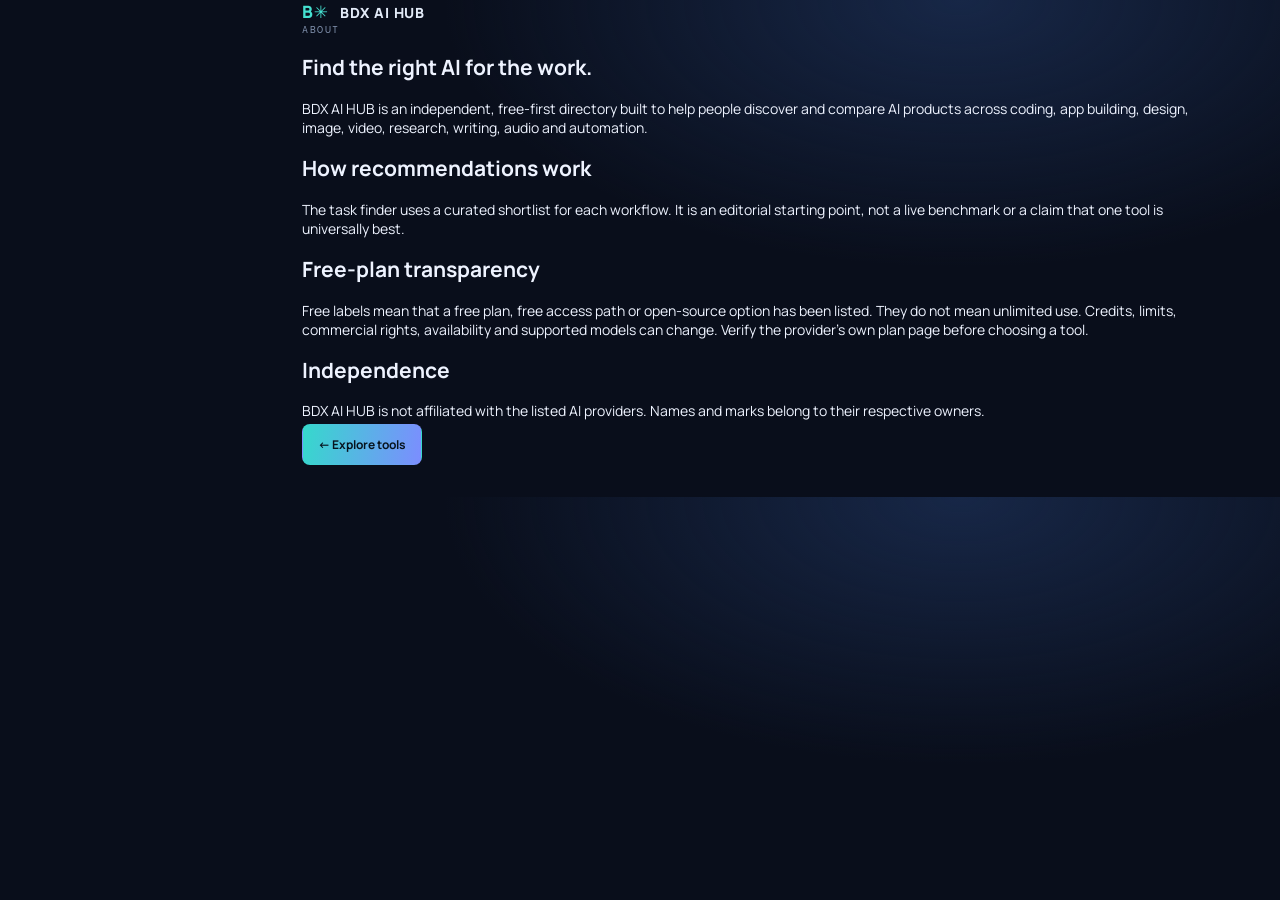
<file: about.html>
<!doctype html>
<html lang="en"><head><meta charset="utf-8"><meta name="viewport" content="width=device-width,initial-scale=1"><meta name="theme-color" content="#0b1020"><meta name="description" content="About the BDX AI HUB directory."><title>About — BDX AI HUB</title><link rel="icon" href="assets/icon.svg" type="image/svg+xml"><link rel="stylesheet" href="styles.css"></head>
<body><main class="main-content document-shell"><a class="footer-brand" href="index.html"><span class="footer-mark">B✳</span> BDX AI HUB</a><section class="document-view"><div class="section-kicker">ABOUT</div><h1 class="document-heading">Find the right AI for the work.</h1><p class="document-copy">BDX AI HUB is an independent, free-first directory built to help people discover and compare AI products across coding, app building, design, image, video, research, writing, audio and automation.</p><h2>How recommendations work</h2><p class="document-copy">The task finder uses a curated shortlist for each workflow. It is an editorial starting point, not a live benchmark or a claim that one tool is universally best.</p><h2>Free-plan transparency</h2><p class="document-copy">Free labels mean that a free plan, free access path or open-source option has been listed. They do not mean unlimited use. Credits, limits, commercial rights, availability and supported models can change. Verify the provider’s own plan page before choosing a tool.</p><h2>Independence</h2><p class="document-copy">BDX AI HUB is not affiliated with the listed AI providers. Names and marks belong to their respective owners.</p><p class="document-back"><a class="button button-primary" href="index.html">← Explore tools</a></p></section></main></body></html>
</file>
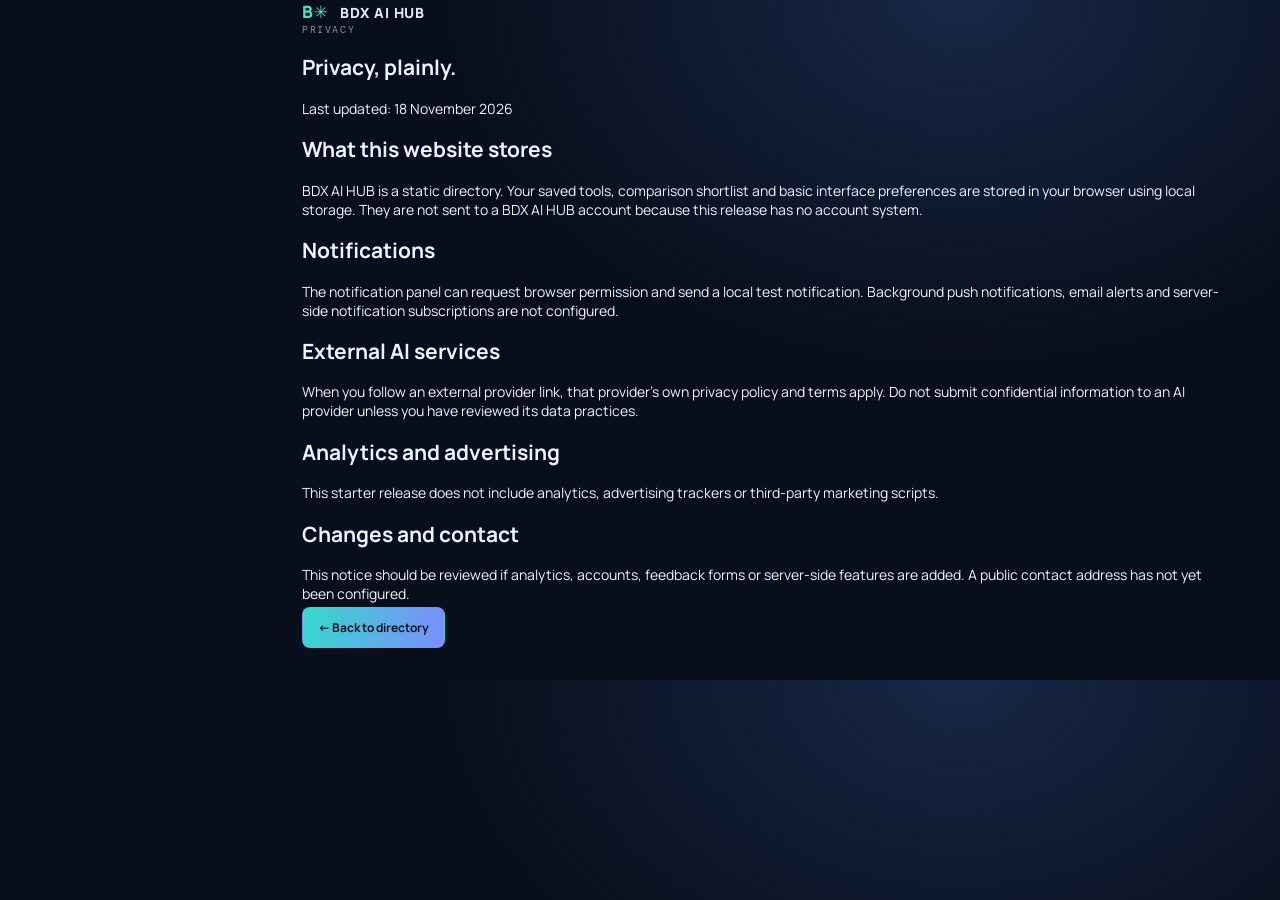
<file: privacy.html>
<!doctype html>
<html lang="en"><head><meta charset="utf-8"><meta name="viewport" content="width=device-width,initial-scale=1"><meta name="theme-color" content="#0b1020"><meta name="description" content="Privacy information for BDX AI HUB."><title>Privacy — BDX AI HUB</title><link rel="icon" href="assets/icon.svg" type="image/svg+xml"><link rel="stylesheet" href="styles.css"></head>
<body><main class="main-content document-shell"><a class="footer-brand" href="index.html"><span class="footer-mark">B✳</span> BDX AI HUB</a><section class="document-view"><div class="section-kicker">PRIVACY</div><h1 class="document-heading">Privacy, plainly.</h1><p class="document-muted">Last updated: 18 November 2026</p><h2>What this website stores</h2><p class="document-copy">BDX AI HUB is a static directory. Your saved tools, comparison shortlist and basic interface preferences are stored in your browser using local storage. They are not sent to a BDX AI HUB account because this release has no account system.</p><h2>Notifications</h2><p class="document-copy">The notification panel can request browser permission and send a local test notification. Background push notifications, email alerts and server-side notification subscriptions are not configured.</p><h2>External AI services</h2><p class="document-copy">When you follow an external provider link, that provider’s own privacy policy and terms apply. Do not submit confidential information to an AI provider unless you have reviewed its data practices.</p><h2>Analytics and advertising</h2><p class="document-copy">This starter release does not include analytics, advertising trackers or third-party marketing scripts.</p><h2>Changes and contact</h2><p class="document-copy">This notice should be reviewed if analytics, accounts, feedback forms or server-side features are added. A public contact address has not yet been configured.</p><p class="document-back"><a class="button button-primary" href="index.html">← Back to directory</a></p></section></main></body></html>
</file>
<file: styles.css>
@import url('https://fonts.googleapis.com/css2?family=DM+Mono:wght@400;500&family=Manrope:wght@400;500;600;700;800&display=swap');
:root{--bg:#090e1b;--panel:#10182a;--panel2:#141f34;--line:#243149;--text:#eef3ff;--muted:#9ba9c2;--cyan:#45e0d0;--violet:#9a82ff;--green:#8de3b1;--shadow:0 20px 60px #0005}*{box-sizing:border-box}html{scroll-behavior:smooth}body{margin:0;background:radial-gradient(ellipse at 75% 0%,#172747 0,transparent 38%),var(--bg);color:var(--text);font-family:Manrope,system-ui,sans-serif;font-size:14px}button,input,select{font:inherit}button,a{ -webkit-tap-highlight-color:transparent}a{color:inherit;text-decoration:none}.skip-link{position:absolute;left:-999px}.skip-link:focus{left:1rem;top:1rem;z-index:9;background:#fff;color:#000;padding:1rem}.app-shell{min-height:100vh}.sidebar{position:fixed;inset:0 auto 0 0;width:250px;background:#0c1322;border-right:1px solid var(--line);padding:27px 19px;display:flex;flex-direction:column;z-index:5}.brand{display:flex;gap:12px;align-items:center;margin:2px 0 42px 5px}.brand-mark{width:38px;height:38px;border-radius:12px;background:linear-gradient(135deg,#1a3547,#27244c);display:grid;place-items:center;font-weight:800;font-size:23px;color:var(--cyan);position:relative}.brand-mark i{position:absolute;width:7px;height:7px;border-radius:50%;background:var(--violet);right:5px;top:5px}.brand-copy strong{font-size:16px;letter-spacing:.04em}.brand-copy em{font-style:normal;color:var(--cyan)}.brand-copy small{display:block;color:#75849e;font:9px 'DM Mono';letter-spacing:.15em;margin-top:4px}.sidebar-label,.section-kicker,.dialog-kicker{font:10px 'DM Mono';letter-spacing:.16em;color:#8191ad}.sidebar-label{padding:0 9px 12px}.primary-nav,.category-nav{display:grid;gap:5px}.nav-link,.category-link{background:none;border:0;color:#aebbd0;text-align:left;border-radius:9px;padding:11px 10px;display:flex;align-items:center;gap:12px;cursor:pointer}.nav-link:hover,.category-link:hover,.nav-link.active,.category-link.active{background:#19263a;color:#f4f7ff}.nav-link.active{box-shadow:inset 2px 0 var(--cyan)}.nav-icon{font-size:18px;width:20px;text-align:center;color:var(--cyan)}.nav-count{margin-left:auto;color:#71819c;font:10px 'DM Mono'}.sidebar-divider{height:1px;background:var(--line);margin:23px 0}.sidebar-heading-row{display:flex;justify-content:space-between}.tiny-muted{font:10px 'DM Mono';color:#71819c;padding-right:8px}.category-link{font-size:12px;padding:8px 10px}.category-link .cat-dot{width:6px;height:6px;border-radius:50%;background:var(--violet)}.sidebar-spacer{flex:1}.sidebar-note{padding:14px;background:linear-gradient(135deg,#17283b,#1a1b39);border:1px solid #293954;border-radius:12px}.note-spark{color:var(--cyan);font-size:18px}.sidebar-note strong{display:block;margin:7px 0 4px;font-size:12px}.sidebar-note p{margin:0;color:var(--muted);font-size:11px;line-height:1.6}.sidebar-footer{font:9px 'DM Mono';color:#7d8da7;letter-spacing:.1em;margin:20px 4px 0}.status-dot,.eyebrow-dot{display:inline-block;width:7px;height:7px;border-radius:50%;background:#65dba5;box-shadow:0 0 12px #65dba5;margin-right:6px}.version-tag{float:right}.main-content{margin-left:250px;max-width:1700px;padding:0 52px 30px}.topbar{height:82px;border-bottom:1px solid #263149;display:flex;align-items:center;justify-content:space-between}.breadcrumbs{color:#71819c;font:11px 'DM Mono';letter-spacing:.08em}.breadcrumbs b{padding:0 10px;color:#46536a}.breadcrumbs strong{color:#dce5f7;font-weight:500}.topbar-actions{display:flex;align-items:center;gap:12px}.search-box{width:min(340px,35vw);height:40px;border:1px solid #293851;background:#111a2b;border-radius:9px;display:flex;align-items:center;padding:0 11px;gap:9px;color:#8192ad}.search-box input{min-width:0;flex:1;border:0;outline:0;background:none;color:var(--text);font-size:12px}.search-box kbd{font:9px 'DM Mono';border:1px solid #39465d;padding:3px 5px;border-radius:4px}.icon-button,.avatar-button{width:38px;height:38px;border:1px solid #2a3951;background:#121c2e;color:#cbd6e8;border-radius:9px;cursor:pointer}.avatar-button{background:#21344a;color:var(--cyan);font-weight:800}.view{display:none}.view.active{display:block}.hero-section{position:relative;min-height:340px;padding:55px 0 38px;display:flex;align-items:center;justify-content:space-between;overflow:hidden}.hero-copy{max-width:610px;position:relative;z-index:1}.eyebrow{font:9px 'DM Mono';letter-spacing:.16em;color:#9ba9c2;display:flex;align-items:center;gap:8px}.eyebrow-line{height:1px;width:34px;background:#45536b}.eyebrow-date{color:#647590}.hero-section h1,.page-heading h1{font-size:clamp(38px,5vw,62px);line-height:1.08;letter-spacing:-.055em;margin:20px 0 15px;font-weight:800}.hero-section h1 span,.page-heading h1 span{background:linear-gradient(90deg,var(--cyan),#a9a1ff);color:transparent;background-clip:text}.hero-description{color:#a8b5ca;line-height:1.8;max-width:520px;font-size:14px}.hero-buttons{display:flex;gap:11px;margin-top:23px}.button{border:1px solid transparent;border-radius:8px;padding:11px 15px;cursor:pointer;font-weight:700;font-size:12px;transition:.18s}.button:hover{transform:translateY(-1px);filter:brightness(1.12)}.button-primary{background:linear-gradient(100deg,#35d9cc,#7c8dff);color:#07131e}.button-quiet,.button-secondary{background:#162237;border-color:#30415c;color:#e0e8f8}.hero-footnote{font:9px 'DM Mono';color:#8291a9;margin-top:22px;letter-spacing:.03em}.mini-check{color:var(--green);margin-right:5px}.footnote-separator{padding:0 8px;color:#4e5d75}.hero-art{width:310px;height:260px;position:relative;margin-right:5%;display:grid;place-items:center}.orbit{position:absolute;border:1px solid #30435e;border-radius:50%;transform:rotate(-22deg)}.orbit-one{width:260px;height:140px}.orbit-two{width:220px;height:220px;border-color:#283958}.hub-core{width:132px;height:132px;border-radius:38px;background:linear-gradient(145deg,#1b3448,#242344);border:1px solid #526184;box-shadow:0 0 55px #5b72ad33;display:flex;align-items:center;justify-content:center;flex-direction:column;z-index:1}.core-symbol{font-size:44px;font-weight:800;color:var(--cyan)}.core-symbol span{font-size:15px;color:var(--violet);vertical-align:top}.hub-core strong{font:10px 'DM Mono';letter-spacing:.15em}.hub-core small{font:8px 'DM Mono';color:#8190aa;margin-top:5px}.orbit-node{position:absolute;width:34px;height:34px;border:1px solid #435678;border-radius:10px;background:#15243a;display:grid;place-items:center;color:var(--cyan);z-index:2}.node-one{top:24px;left:70px}.node-two{right:18px;top:112px;color:var(--violet)}.node-three{bottom:24px;left:80px}.hero-art-caption{position:absolute;bottom:0;font:8px 'DM Mono';letter-spacing:.16em;color:#7788a3}.hero-art-caption span{color:var(--cyan);padding:0 6px}.hero-bottom-rule{position:absolute;bottom:0;left:0;right:0;height:1px;background:linear-gradient(90deg,#34425b,transparent)}.advisor-panel{margin:25px 0 20px;padding:23px 25px;background:linear-gradient(115deg,#13263a,#191d3a);border:1px solid #30415e;border-radius:14px;display:grid;grid-template-columns:1fr auto;align-items:center;gap:20px}.advisor-intro{display:flex;gap:14px;align-items:center}.advisor-icon{width:42px;height:42px;border-radius:12px;background:#26385a;color:var(--cyan);display:grid;place-items:center;font-size:22px}.advisor-intro h2{margin:5px 0;font-size:18px}.advisor-intro p{margin:0;color:#9cabc2;font-size:11px}.advisor-controls{display:flex;gap:9px}.select-wrap,.sort-wrap{position:relative}.select-wrap select,.sort-wrap select{appearance:none;background:#0e192b;border:1px solid #3a4b68;border-radius:8px;color:#dce6f8;padding:11px 34px 11px 12px;font-size:11px;min-width:210px}.select-chevron{position:absolute;right:12px;top:8px;color:var(--cyan);pointer-events:none}.advisor-results{grid-column:1/-1;border-top:1px solid #33415d;padding-top:16px;display:flex;gap:9px;flex-wrap:wrap}.advisor-results[hidden]{display:none}.recommend-pill{background:#1c3047;border:1px solid #3a5273;border-radius:8px;padding:9px 12px;font-size:11px}.recommend-pill strong{color:var(--cyan)}.stats-row{display:grid;grid-template-columns:repeat(3,1fr) 1.6fr;border-bottom:1px solid var(--line);padding:16px 0 21px;gap:20px}.stat-item{display:flex;flex-direction:column;gap:4px}.stat-number{font-size:24px;font-weight:800;letter-spacing:-.04em}.stat-label{font:9px 'DM Mono';letter-spacing:.13em;color:#8190a8}.stat-note{align-self:center;color:#9daac0;font-size:10px}.catalog-section{padding:38px 0 18px}.section-header{display:flex;justify-content:space-between;align-items:end}.section-header h2{font-size:24px;letter-spacing:-.04em;margin:7px 0}.heading-count{font:11px 'DM Mono';color:#73839f;vertical-align:middle;margin-left:6px}.section-subtitle{margin:0;color:#94a3bb;font-size:11px}.catalog-actions{display:flex;align-items:center;gap:14px}.sort-wrap{display:flex;align-items:center;gap:8px;color:#7f90aa;font-size:10px}.sort-wrap select{min-width:130px;padding:9px 25px 9px 10px}.filter-button{background:none;border:0;color:#9aabc4;cursor:pointer;font-size:11px}.filter-bar{display:flex;align-items:center;justify-content:space-between;gap:10px;margin:22px 0 16px}.filter-chips{display:flex;flex-wrap:wrap;gap:7px}.filter-chip{background:#111b2d;border:1px solid #293951;color:#9eacc2;padding:7px 10px;border-radius:7px;font-size:10px;cursor:pointer}.filter-chip.active{background:#1a3a45;border-color:#3d9c98;color:#8ff3e6}.active-filter-note{color:#74839b;font:9px 'DM Mono'}.tools-grid{display:grid;grid-template-columns:repeat(3,minmax(0,1fr));gap:13px}.tool-card{min-width:0;background:linear-gradient(145deg,#121d30,#101827);border:1px solid #283750;border-radius:12px;padding:16px;display:flex;flex-direction:column;min-height:205px;transition:.2s}.tool-card:hover{border-color:#4a6b83;transform:translateY(-2px);box-shadow:var(--shadow)}.tool-card-top{display:flex;align-items:center;justify-content:space-between}.tool-monogram{width:35px;height:35px;border-radius:10px;background:linear-gradient(135deg,#1e3a4b,#30284e);display:grid;place-items:center;color:var(--cyan);font-weight:800;font-size:14px}.card-actions{display:flex;gap:6px}.mini-action{background:none;border:1px solid #2e3d55;color:#93a3bd;border-radius:7px;padding:5px 8px;cursor:pointer;font-size:12px}.mini-action.selected{color:#ff9eb6;border-color:#80516a}.tool-card h3{font-size:15px;margin:13px 0 3px}.provider-line{color:#8090a9;font-size:10px}.tool-card p{color:#aab6c9;font-size:10px;line-height:1.65;margin:12px 0}.card-meta{display:flex;gap:6px;flex-wrap:wrap;margin-top:auto}.meta-tag{font:8px 'DM Mono';color:#8eddd3;background:#18323b;padding:5px 7px;border-radius:5px}.meta-tag.neutral{color:#a6b3c9;background:#202a3b}.card-footer{display:flex;justify-content:space-between;align-items:center;margin-top:14px;padding-top:11px;border-top:1px solid #25324a}.free-label{font-size:9px;color:#8eddb4}.details-link{border:0;background:none;color:#7fe7dc;font-size:10px;cursor:pointer}.loading-state,.empty-state{text-align:center;color:#8292aa;padding:40px}.empty-state h3{color:var(--text)}.empty-orbit{font-size:30px;color:var(--cyan)}.catalog-footer{display:flex;justify-content:space-between;align-items:center;padding:18px 0;color:#71819a;font:9px 'DM Mono'}.text-button{border:0;background:none;color:#80e5dc;cursor:pointer;font-size:10px}.disclaimer-strip{display:flex;align-items:center;gap:12px;background:#141c2b;border:1px solid #29364c;padding:13px 15px;border-radius:9px;color:#9eabc0}.disclaimer-strip p{font-size:10px;line-height:1.6;margin:0;flex:1}.disclaimer-strip strong{color:#e1e8f4}.disclaimer-icon{width:20px;height:20px;border:1px solid #7085a7;border-radius:50%;display:grid;place-items:center;font:11px serif}.disclaimer-strip a{font-size:10px;color:var(--cyan);white-space:nowrap}.site-footer{border-top:1px solid var(--line);margin-top:42px;padding:22px 0;display:flex;align-items:center;justify-content:space-between;color:#75849e;font-size:10px}.footer-brand{color:#e2eaf7;font-weight:800;letter-spacing:.06em}.footer-mark{color:var(--cyan);font-size:17px;margin-right:7px}.site-footer>div{display:flex;gap:17px}.site-footer a:hover{color:var(--cyan)}.secondary-view{padding-top:58px;min-height:65vh}.page-heading{margin-bottom:30px}.page-heading h1{font-size:44px;margin:13px 0}.page-heading p{color:#9baac0}.compare-content{overflow:auto}.compare-table{width:100%;border-collapse:collapse;background:#111a2b;border:1px solid var(--line);border-radius:12px;overflow:hidden}.compare-table th,.compare-table td{padding:15px;border-bottom:1px solid var(--line);text-align:left;vertical-align:top;min-width:180px}.compare-table th{color:var(--cyan);font-size:13px}.compare-table td:first-child{color:#8192ad;font:10px 'DM Mono';min-width:120px}.compare-table td{font-size:11px;color:#d0d9e9;line-height:1.6}.compare-empty{padding:35px;border:1px dashed #3b4b66;border-radius:12px;color:#a5b2c8}.compare-dock{position:fixed;z-index:8;bottom:20px;left:calc(250px + 50%);transform:translateX(-50%);background:#1a2940;border:1px solid #49627e;border-radius:12px;padding:12px 15px;display:flex;align-items:center;gap:40px;box-shadow:var(--shadow)}.compare-dock[hidden]{display:none}.compare-dock strong,.compare-dock small{display:block}.compare-dock strong{font-size:11px}.compare-dock small{font-size:9px;color:#8ea0b9}.dock-count{display:inline-grid;place-items:center;width:23px;height:23px;background:#24515a;color:#a0fff2;border-radius:7px;margin-right:8px}.dock-actions{display:flex;align-items:center;gap:13px}.tool-dialog,.settings-dialog{background:#111b2d;color:var(--text);border:1px solid #405371;border-radius:15px;padding:25px;width:min(620px,calc(100% - 30px));box-shadow:var(--shadow);max-height:85vh;overflow:auto}.tool-dialog::backdrop,.settings-dialog::backdrop{background:#020611c9;backdrop-filter:blur(5px)}.dialog-close{position:absolute;right:17px;top:13px;border:0;background:none;color:#aab8cd;font-size:25px;cursor:pointer}.tool-dialog{position:relative}.dialog-title{font-size:25px;margin:8px 0}.dialog-subtitle{color:#91a1b9;font-size:11px}.dialog-section{margin-top:20px}.dialog-section h4{font:10px 'DM Mono';letter-spacing:.12em;color:var(--cyan)}.dialog-section p,.dialog-section li{font-size:11px;color:#b7c2d4;line-height:1.7}.dialog-section ul{padding-left:18px}.dialog-actions{display:flex;gap:9px;margin-top:20px}.dialog-actions a{display:inline-block}.settings-dialog{position:relative}.settings-dialog h2{font-size:23px}.settings-dialog p{color:#a5b2c6;font-size:11px;line-height:1.7}.setting-row{display:flex;align-items:center;justify-content:space-between;border-top:1px solid var(--line);padding:15px 0}.setting-row strong,.setting-row small{display:block}.setting-row small{color:#8b9bb4;font-size:10px;margin-top:4px}.small-note{font-size:10px!important;color:#8090a9!important}.about-meta{display:flex;gap:9px;flex-wrap:wrap}.about-meta span{background:#1c2a40;padding:8px;border-radius:7px;font-size:10px;color:#aab8cc}.toast-region{position:fixed;right:20px;bottom:20px;z-index:20;display:grid;gap:8px}.toast{background:#23354c;border:1px solid #4b6784;color:#eaf2ff;padding:12px 15px;border-radius:8px;font-size:11px;box-shadow:var(--shadow)}
@media(max-width:1150px){.main-content{padding:0 30px 25px}.tools-grid{grid-template-columns:repeat(2,minmax(0,1fr))}.hero-art{margin-right:0;transform:scale(.85)}}@media(max-width:850px){.sidebar{width:70px;padding:20px 10px}.brand{margin:0 auto 35px}.brand-copy,.sidebar-label,.primary-nav .nav-link:not(.active),.nav-link:not(.active) .nav-count,.sidebar-divider,.sidebar-heading-row,.category-nav,.sidebar-note,.sidebar-footer{display:none}.primary-nav{gap:9px}.nav-link{justify-content:center;font-size:0;padding:12px}.nav-icon{font-size:20px}.main-content{margin-left:70px;padding:0 22px}.compare-dock{left:calc(70px + 50%)}.hero-art{width:220px;opacity:.7}.advisor-panel{grid-template-columns:1fr}.advisor-controls{justify-content:flex-start}.site-footer{flex-wrap:wrap;gap:12px}}@media(max-width:620px){.main-content{padding:0 15px}.topbar{height:68px}.breadcrumbs{display:none}.topbar-actions{width:100%;justify-content:flex-end}.search-box{width:100%;max-width:320px}.search-box kbd{display:none}.hero-section{padding:38px 0 28px;min-height:0}.hero-section h1{font-size:42px}.hero-art{display:none}.hero-footnote{line-height:1.8}.advisor-panel{padding:17px}.advisor-controls{flex-direction:column}.select-wrap select{width:100%}.advisor-controls .button{width:100%}.stats-row{grid-template-columns:repeat(3,1fr);gap:8px}.stat-number{font-size:20px}.stat-label{font-size:7px}.stat-note{grid-column:1/-1}.section-header{align-items:flex-start;gap:14px;flex-direction:column}.catalog-actions{width:100%;justify-content:space-between}.filter-bar{align-items:flex-start;flex-direction:column}.tools-grid{grid-template-columns:1fr}.tool-card{min-height:180px}.disclaimer-strip{align-items:flex-start;flex-wrap:wrap}.disclaimer-strip p{flex-basis:calc(100% - 40px)}.disclaimer-strip a{margin-left:32px}.site-footer{align-items:flex-start;flex-direction:column}.site-footer>div{flex-wrap:wrap}.page-heading h1{font-size:36px}.compare-dock{left:50%;bottom:10px;width:calc(100% - 20px);justify-content:space-between;gap:8px}.compare-dock .button{padding:9px}.compare-dock .text-button{display:none}}
@media(prefers-reduced-motion:reduce){html{scroll-behavior:auto}*,*::before,*::after{animation-duration:.01ms!important;animation-iteration-count:1!important;transition-duration:.01ms!important;scroll-behavior:auto!important}}
</file>
